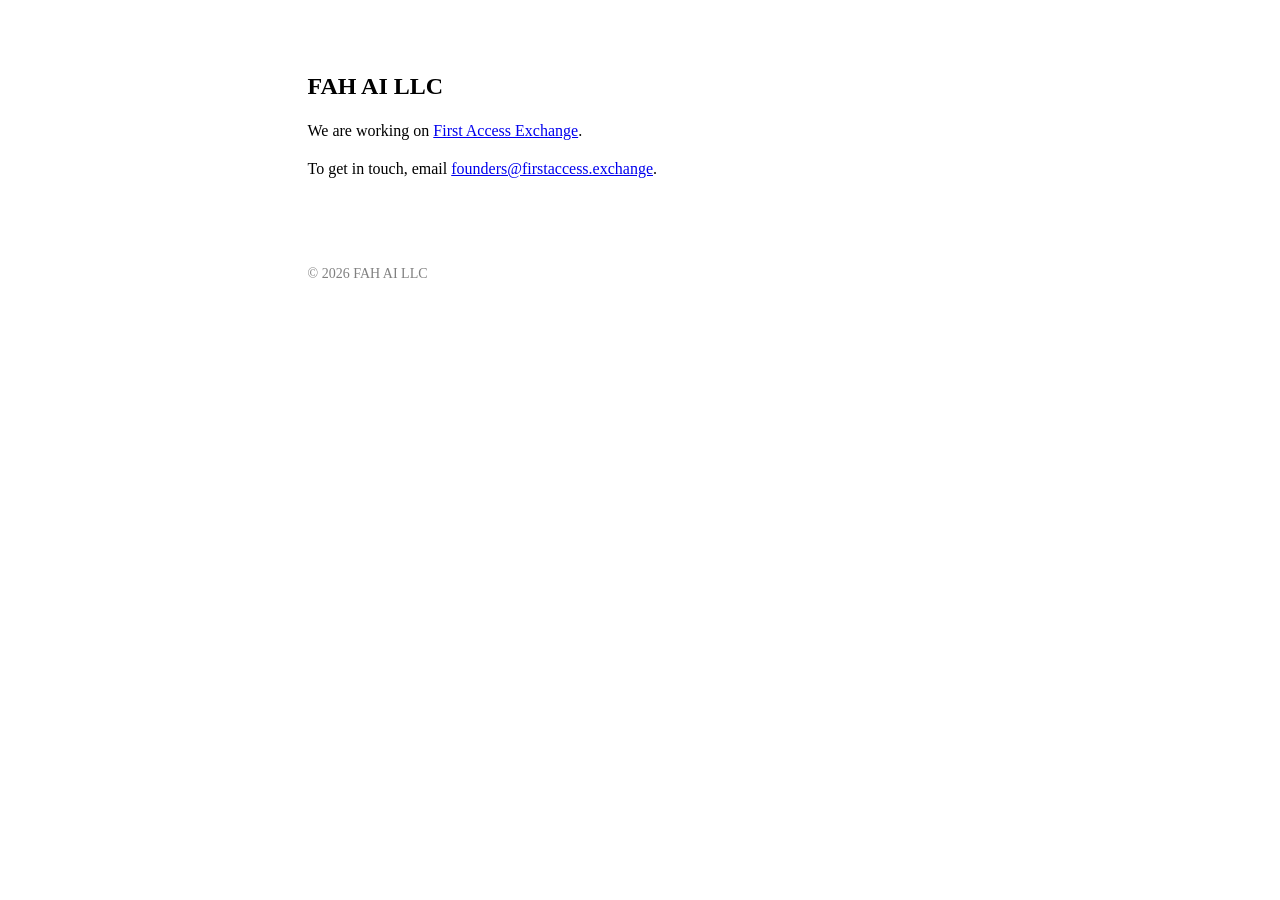
<file: index.html>
<!doctype html>
<html lang="en">
<head>
<meta charset="utf-8">
<meta name="viewport" content="width=device-width, initial-scale=1">
<title>FAH AI LLC</title>
<meta name="description" content="FAH AI LLC is building First Access Exchange.">
<meta property="og:title" content="FAH AI LLC">
<meta property="og:description" content="FAH AI LLC is building First Access Exchange.">
<meta property="og:url" content="https://fah-ai.com/">
<meta name="twitter:card" content="summary">
<link rel="canonical" href="https://fah-ai.com/">
<style>
  :root { color-scheme: light dark; }
  html { scrollbar-gutter: stable; }
  body {
    line-height: 1.4;
    font-size: 16px;
    padding: 0 10px;
    margin: 50px auto;
    max-width: 650px;
  }
  main { max-width: 42em; margin: 70px auto 15px; }
  h2 { margin-bottom: 0.6em; }
  footer {
    margin: 60px auto 30px;
    padding-top: 18px;
    font-size: 14px;
    color: GrayText;
  }
  footer p { margin: 0.4em 0; }
  footer a { color: inherit; }
</style>
</head>
<body>
<main>
  <h2><strong>FAH AI LLC</strong></h2>

  <p>We are working on <a href="https://firstaccess.exchange/">First Access Exchange</a>.</p>

  <p>To get in touch, email <a href="mailto:founders@firstaccess.exchange">founders@firstaccess.exchange</a>.</p>
</main>

<footer>
  <p>© 2026 FAH AI LLC</p>
</footer>
</body>
</html>
</file>
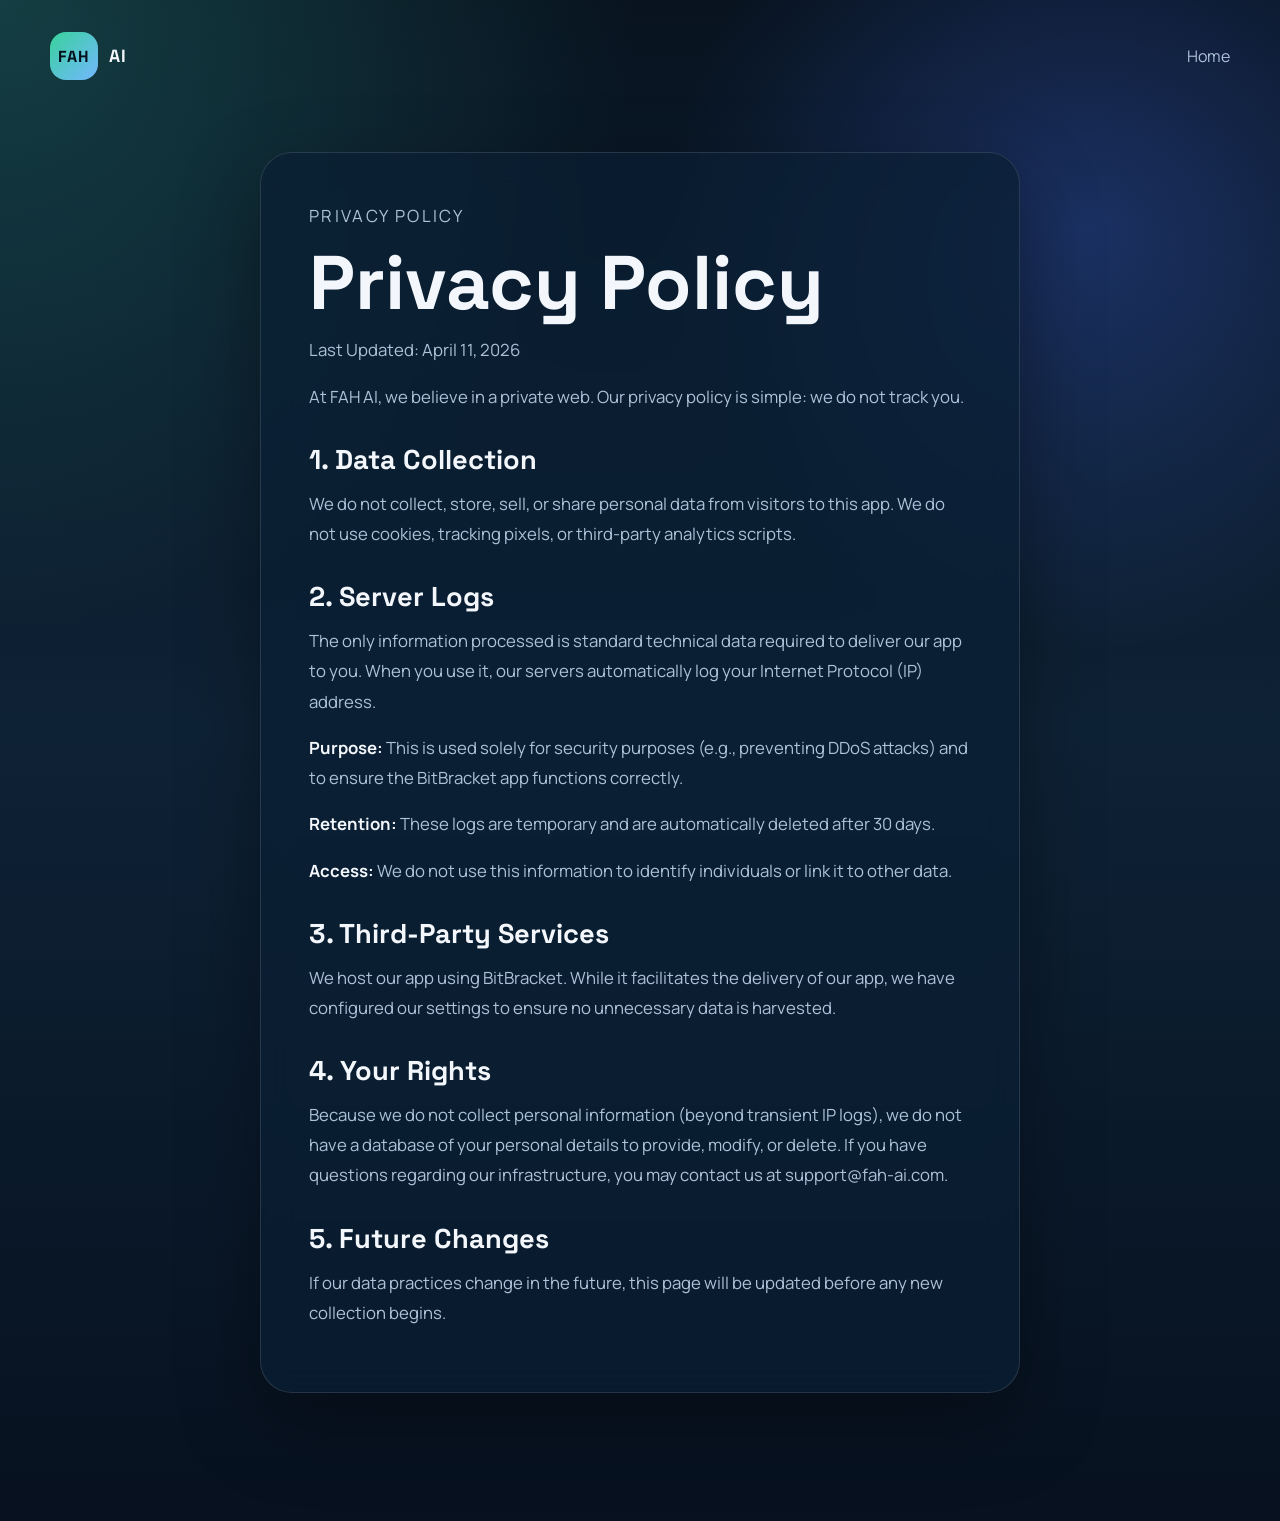
<file: privacy-policy/index.html>
<!DOCTYPE html>
<html lang="en">
  <head>
    <meta charset="UTF-8" />
    <meta name="viewport" content="width=device-width, initial-scale=1.0" />
    <title>Privacy Policy | FAH AI</title>
    <meta
      name="description"
      content="Privacy Policy for FAH AI. We collect no personal data."
    />
    <link rel="icon" type="image/svg+xml" href="/favicon.svg" />
    <link rel="preconnect" href="https://fonts.googleapis.com" />
    <link rel="preconnect" href="https://fonts.gstatic.com" crossorigin />
    <link
      href="https://fonts.googleapis.com/css2?family=Space+Grotesk:wght@400;500;700&family=Manrope:wght@400;500;700&display=swap"
      rel="stylesheet"
    />
    <link rel="stylesheet" href="/styles.css" />
  </head>
  <body>
    <div class="page-shell policy-shell">
      <nav class="site-nav">
        <a class="brand" href="/">
          <span class="brand-mark">FAH</span>
          <span class="brand-text">AI</span>
        </a>
        <div class="nav-links">
          <a href="/">Home</a>
        </div>
      </nav>

      <main class="policy-layout">
        <section class="policy-card">
          <p class="eyebrow">Privacy Policy</p>
          <h1>Privacy Policy</h1>
          <p class="policy-updated">Last Updated: April 11, 2026</p>

          <p>
            At FAH AI, we believe in a private web. Our privacy policy is
            simple: we do not track you.
          </p>

          <section class="policy-section">
            <h2>1. Data Collection</h2>
            <p>
              We do not collect, store, sell, or share personal data from
              visitors to this app. We do not use cookies, tracking pixels,
              or third-party analytics scripts.
            </p>
          </section>

          <section class="policy-section">
            <h2>2. Server Logs</h2>
            <p>
              The only information processed is standard technical data required
              to deliver our app to you. When you use it, our servers
              automatically log your Internet Protocol (IP) address.
            </p>
            <p><strong>Purpose:</strong> This is used solely for security purposes (e.g., preventing DDoS attacks) and to ensure the BitBracket app functions correctly.</p>
            <p><strong>Retention:</strong> These logs are temporary and are automatically deleted after 30 days.</p>
            <p><strong>Access:</strong> We do not use this information to identify individuals or link it to other data.</p>
          </section>

          <section class="policy-section">
            <h2>3. Third-Party Services</h2>
            <p>
              We host our app using BitBracket. While it facilitates the
              delivery of our app,
              we have configured our settings to ensure no unnecessary data is
              harvested.
            </p>
          </section>

          <section class="policy-section">
            <h2>4. Your Rights</h2>
            <p>
              Because we do not collect personal information (beyond transient
              IP logs), we do not have a database of your personal details to
              provide, modify, or delete. If you have questions regarding our
              infrastructure, you may contact us at support@fah-ai.com.
            </p>
          </section>

          <section class="policy-section">
            <h2>5. Future Changes</h2>
            <p>
              If our data practices change in the future, this page will be
              updated before any new collection begins.
            </p>
          </section>
        </section>
      </main>
    </div>
  </body>
</html>
</file>
<file: styles.css>
:root {
  --bg: #07111f;
  --bg-soft: rgba(11, 31, 52, 0.72);
  --surface: rgba(255, 255, 255, 0.08);
  --surface-strong: rgba(255, 255, 255, 0.14);
  --text: #f3f7fb;
  --muted: #adc2d8;
  --accent: #89f0c8;
  --accent-strong: #38d29b;
  --line: rgba(255, 255, 255, 0.12);
  --shadow: 0 30px 80px rgba(0, 0, 0, 0.35);
}

* {
  box-sizing: border-box;
}

html {
  scroll-behavior: smooth;
}

body {
  margin: 0;
  min-height: 100vh;
  font-family: "Manrope", sans-serif;
  color: var(--text);
  background:
    radial-gradient(circle at top left, rgba(36, 122, 116, 0.42), transparent 32%),
    radial-gradient(circle at 85% 15%, rgba(70, 113, 255, 0.28), transparent 25%),
    linear-gradient(180deg, #08131f 0%, #0e2236 48%, #07111f 100%);
}

a {
  color: inherit;
  text-decoration: none;
}

.page-shell {
  width: min(1180px, calc(100% - 2rem));
  margin: 0 auto;
  padding: 1rem 0 4rem;
}

.hero {
  position: relative;
  overflow: hidden;
  padding: 1rem 0 3rem;
}

.site-nav {
  display: flex;
  align-items: center;
  justify-content: space-between;
  gap: 1rem;
  padding: 1rem 0 2.5rem;
}

.brand {
  display: inline-flex;
  align-items: center;
  gap: 0.7rem;
  font-family: "Space Grotesk", sans-serif;
  font-weight: 700;
  letter-spacing: 0.05em;
}

.brand-mark {
  display: inline-flex;
  align-items: center;
  justify-content: center;
  width: 3rem;
  height: 3rem;
  border-radius: 1rem;
  background: linear-gradient(135deg, var(--accent-strong), #73b8ff);
  color: #04111c;
}

.brand-text {
  font-size: 1.1rem;
}

.nav-links {
  display: flex;
  gap: 1.5rem;
  color: var(--muted);
}

.nav-links a:hover,
.nav-links a:focus-visible {
  color: var(--text);
}

.hero-content {
  display: grid;
  grid-template-columns: 1.15fr 0.85fr;
  gap: 2rem;
  align-items: center;
}

.eyebrow,
.card-kicker {
  margin: 0 0 0.85rem;
  text-transform: uppercase;
  letter-spacing: 0.14em;
  font-size: 0.75rem;
  color: var(--accent);
}

.hero-copy h1,
.section-heading h2,
.bottom-cta h2 {
  margin: 0;
  font-family: "Space Grotesk", sans-serif;
  line-height: 0.95;
}

.hero-copy h1 {
  font-size: clamp(3rem, 8vw, 6.5rem);
  max-width: 10ch;
}

.hero-text {
  max-width: 38rem;
  margin: 1.25rem 0 0;
  font-size: 1.1rem;
  line-height: 1.75;
  color: var(--muted);
}

.cta-group {
  display: flex;
  flex-wrap: wrap;
  gap: 1rem;
  margin: 2rem 0 0.75rem;
}

.button {
  display: inline-flex;
  align-items: center;
  justify-content: center;
  min-height: 3.25rem;
  padding: 0.85rem 1.3rem;
  border-radius: 999px;
  font-weight: 700;
  transition: transform 180ms ease, background 180ms ease, border-color 180ms ease;
}

.button:hover,
.button:focus-visible {
  transform: translateY(-1px);
}

.button-primary {
  background: linear-gradient(135deg, var(--accent), #73b8ff);
  color: #04111c;
}

.button-secondary {
  border: 1px solid var(--line);
  background: rgba(255, 255, 255, 0.04);
  color: var(--text);
}

.hero-note {
  margin: 0;
  color: var(--muted);
  font-size: 0.95rem;
}

.hero-card {
  display: flex;
  justify-content: center;
}

.portfolio-panel {
  width: min(100%, 430px);
  padding: 1.2rem;
  border: 1px solid rgba(255, 255, 255, 0.12);
  border-radius: 2rem;
  background:
    radial-gradient(circle at top right, rgba(137, 240, 200, 0.16), transparent 30%),
    linear-gradient(180deg, rgba(255, 255, 255, 0.12), rgba(255, 255, 255, 0.05));
  box-shadow: var(--shadow);
}

.portfolio-head {
  margin-bottom: 1rem;
}

.portfolio-head h2 {
  margin: 0;
  font-family: "Space Grotesk", sans-serif;
  font-size: clamp(1.8rem, 4vw, 2.4rem);
  line-height: 1.05;
}

.portfolio-list {
  display: grid;
  gap: 0.9rem;
}

.portfolio-item {
  display: flex;
  align-items: flex-start;
  justify-content: space-between;
  gap: 1rem;
  padding: 1rem;
  border: 1px solid var(--line);
  border-radius: 1.2rem;
  background: rgba(7, 17, 31, 0.78);
}

.portfolio-item-live {
  border-color: rgba(137, 240, 200, 0.45);
  background:
    linear-gradient(180deg, rgba(137, 240, 200, 0.12), rgba(7, 17, 31, 0.82)),
    rgba(7, 17, 31, 0.82);
}

.portfolio-label,
.portfolio-copy,
.portfolio-item h3 {
  margin: 0;
}

.portfolio-label {
  margin-bottom: 0.35rem;
  text-transform: uppercase;
  letter-spacing: 0.12em;
  font-size: 0.72rem;
  color: var(--accent);
}

.portfolio-item h3 {
  font-family: "Space Grotesk", sans-serif;
  font-size: 1.2rem;
}

.portfolio-copy {
  margin-top: 0.45rem;
  color: var(--muted);
  line-height: 1.55;
}

.portfolio-status {
  flex-shrink: 0;
  padding: 0.35rem 0.65rem;
  border-radius: 999px;
  background: rgba(255, 255, 255, 0.08);
  color: var(--text);
  font-size: 0.78rem;
  font-weight: 700;
}

.phone-frame {
  width: min(100%, 360px);
  padding: 1rem;
  border: 1px solid rgba(255, 255, 255, 0.12);
  border-radius: 2.25rem;
  background: linear-gradient(180deg, rgba(255, 255, 255, 0.14), rgba(255, 255, 255, 0.05));
  box-shadow: var(--shadow);
  transform: rotate(4deg);
}

.phone-screen {
  padding: 1.25rem;
  border-radius: 1.6rem;
  background:
    radial-gradient(circle at top right, rgba(137, 240, 200, 0.25), transparent 28%),
    rgba(7, 17, 31, 0.95);
}

.task-pill {
  display: inline-block;
  margin-bottom: 0.85rem;
  padding: 0.4rem 0.75rem;
  border-radius: 999px;
  background: rgba(137, 240, 200, 0.14);
  color: var(--accent);
  font-size: 0.82rem;
}

.phone-screen h2 {
  margin: 0 0 0.5rem;
  font-family: "Space Grotesk", sans-serif;
}

.task-text {
  margin: 0 0 1rem;
  color: var(--muted);
}

.label-stack {
  display: grid;
  gap: 0.75rem;
}

.label-option {
  padding: 0.95rem 1rem;
  border: 1px solid var(--line);
  border-radius: 1rem;
  background: rgba(255, 255, 255, 0.04);
}

.label-option.active {
  border-color: rgba(137, 240, 200, 0.7);
  background: rgba(137, 240, 200, 0.14);
}

.screen-footer {
  display: flex;
  justify-content: space-between;
  gap: 1rem;
  margin-top: 1rem;
  color: var(--muted);
  font-size: 0.82rem;
}

.info-grid,
.workflow-steps {
  display: grid;
  gap: 1.2rem;
}

.info-grid {
  grid-template-columns: repeat(3, minmax(0, 1fr));
  margin-top: 2rem;
}

.info-card,
.step-card,
.bottom-cta {
  border: 1px solid var(--line);
  background: var(--bg-soft);
  backdrop-filter: blur(16px);
  box-shadow: var(--shadow);
}

.info-card,
.step-card {
  padding: 1.4rem;
  border-radius: 1.5rem;
}

.info-card h3,
.step-card h3 {
  margin: 0 0 0.75rem;
  font-family: "Space Grotesk", sans-serif;
  font-size: 1.45rem;
}

.info-card p:last-child,
.step-card p {
  margin: 0;
  color: var(--muted);
  line-height: 1.7;
}

.workflow {
  padding: 5rem 0 2rem;
}

.section-heading {
  max-width: 46rem;
  margin-bottom: 1.5rem;
}

.section-heading h2,
.bottom-cta h2 {
  font-size: clamp(2.2rem, 5vw, 4rem);
}

.workflow-steps {
  grid-template-columns: repeat(3, minmax(0, 1fr));
}

.step-number {
  display: inline-block;
  margin-bottom: 1rem;
  color: var(--accent);
  font-family: "Space Grotesk", sans-serif;
  font-weight: 700;
}

.bottom-cta {
  display: flex;
  align-items: center;
  justify-content: space-between;
  gap: 2rem;
  margin-top: 2rem;
  padding: 1.5rem;
  border-radius: 1.8rem;
}

.site-footer {
  display: flex;
  justify-content: flex-end;
  padding-top: 1.5rem;
  color: var(--muted);
}

.site-footer a:hover,
.site-footer a:focus-visible {
  color: var(--text);
}

.policy-shell {
  min-height: 100vh;
}

.policy-layout {
  display: grid;
  place-items: center;
  min-height: calc(100vh - 7rem);
  padding: 2rem 0 4rem;
}

.policy-card {
  width: min(100%, 760px);
  padding: clamp(1.5rem, 4vw, 3rem);
  border: 1px solid var(--line);
  border-radius: 2rem;
  background: var(--bg-soft);
  backdrop-filter: blur(16px);
  box-shadow: var(--shadow);
}

.policy-card h1 {
  margin: 0 0 1rem;
  font-family: "Space Grotesk", sans-serif;
  font-size: clamp(2.5rem, 7vw, 4.75rem);
  line-height: 0.95;
}

.policy-card p {
  margin: 0 0 1rem;
  color: var(--muted);
  font-size: 1.05rem;
  line-height: 1.8;
}

.policy-section {
  margin-top: 2rem;
}

.policy-section h2 {
  margin: 0 0 0.85rem;
  font-family: "Space Grotesk", sans-serif;
  font-size: clamp(1.2rem, 3vw, 1.7rem);
  line-height: 1.15;
}

.policy-card strong {
  color: var(--text);
}

.policy-updated {
  margin: 0 0 1.5rem;
  color: var(--text);
  font-size: 0.95rem;
}

@media (max-width: 900px) {
  .hero-content,
  .info-grid,
  .workflow-steps,
  .bottom-cta {
    grid-template-columns: 1fr;
  }

  .hero-content,
  .bottom-cta {
    display: grid;
  }

  .site-nav {
    flex-direction: column;
    align-items: flex-start;
  }

  .nav-links {
    flex-wrap: wrap;
  }

  .phone-frame {
    transform: none;
  }

  .screen-footer {
    flex-direction: column;
  }

  .portfolio-item {
    flex-direction: column;
  }
}

@media (max-width: 640px) {
  .page-shell {
    width: min(100% - 1.25rem, 1180px);
  }

  .hero-copy h1 {
    max-width: none;
  }

  .cta-group {
    flex-direction: column;
  }

  .button {
    width: 100%;
  }

  .nav-links {
    gap: 1rem;
  }

  .site-footer {
    justify-content: flex-start;
  }
}
</file>
